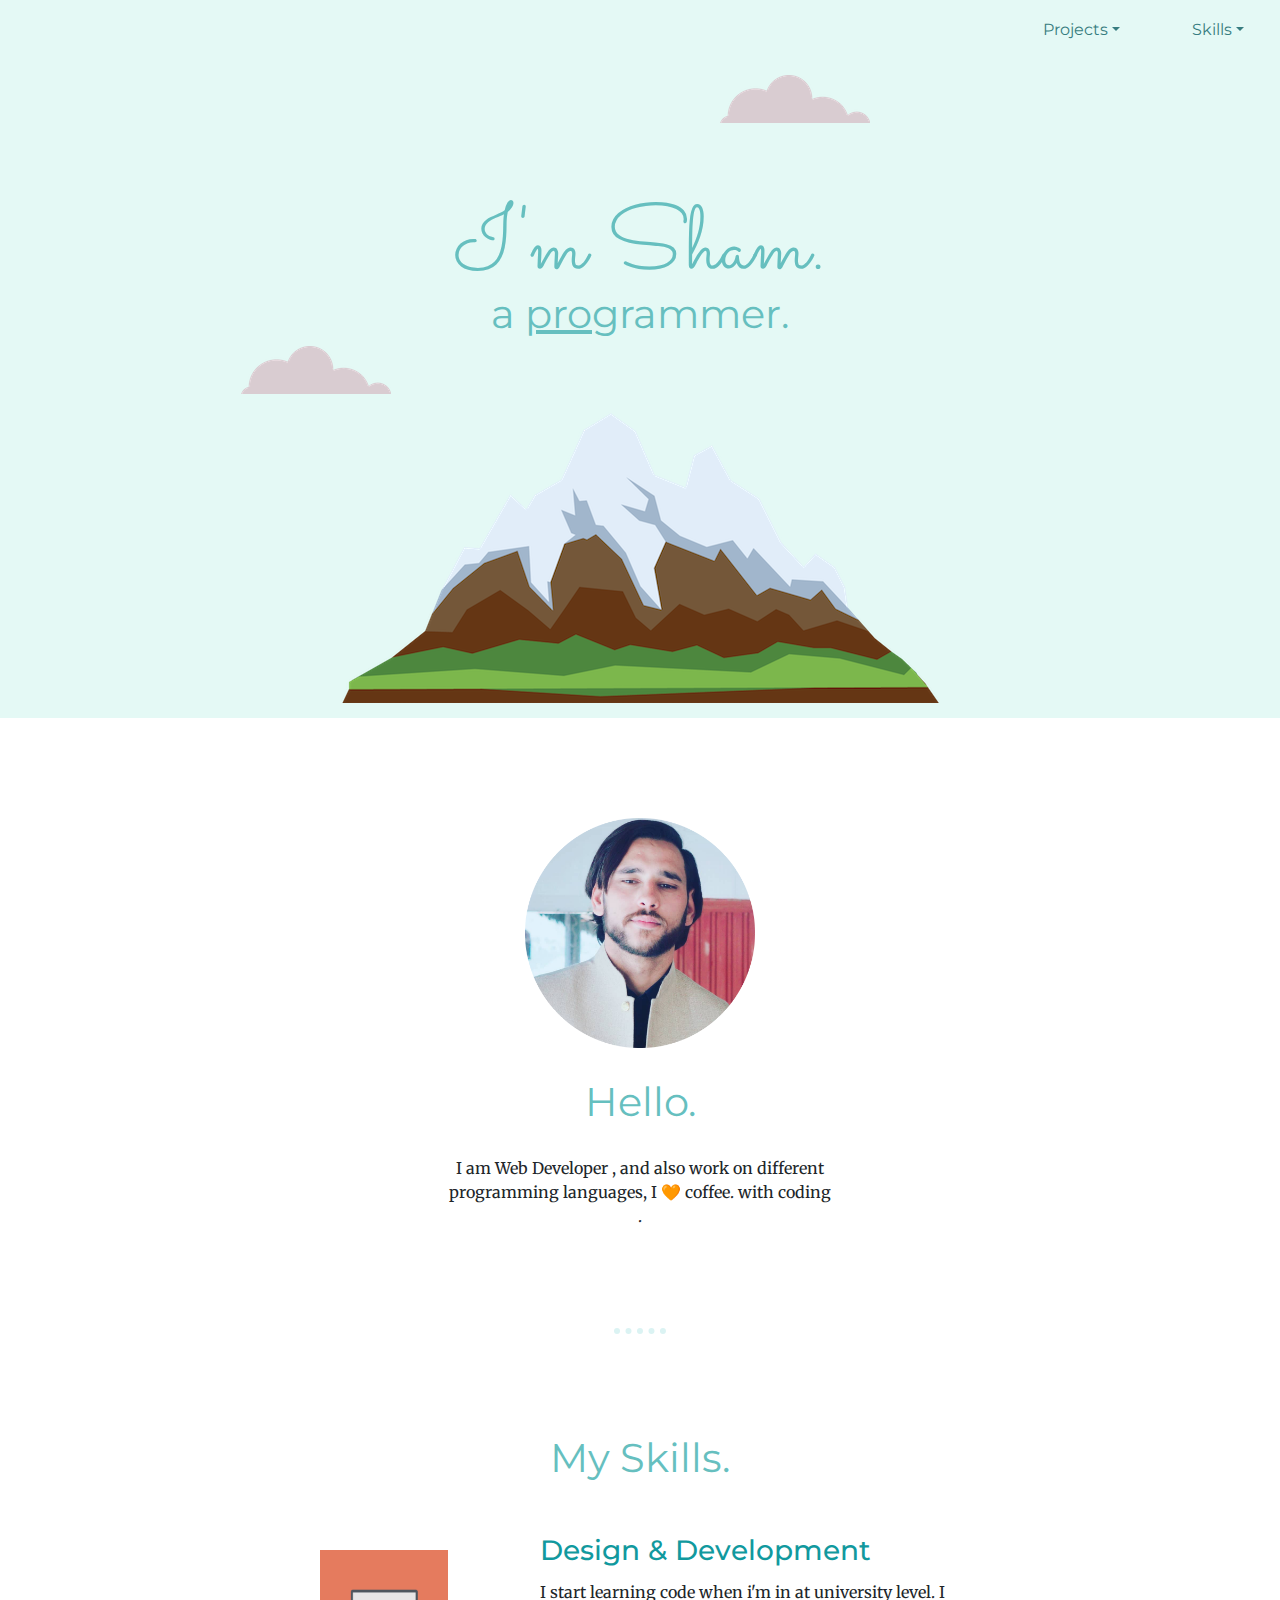
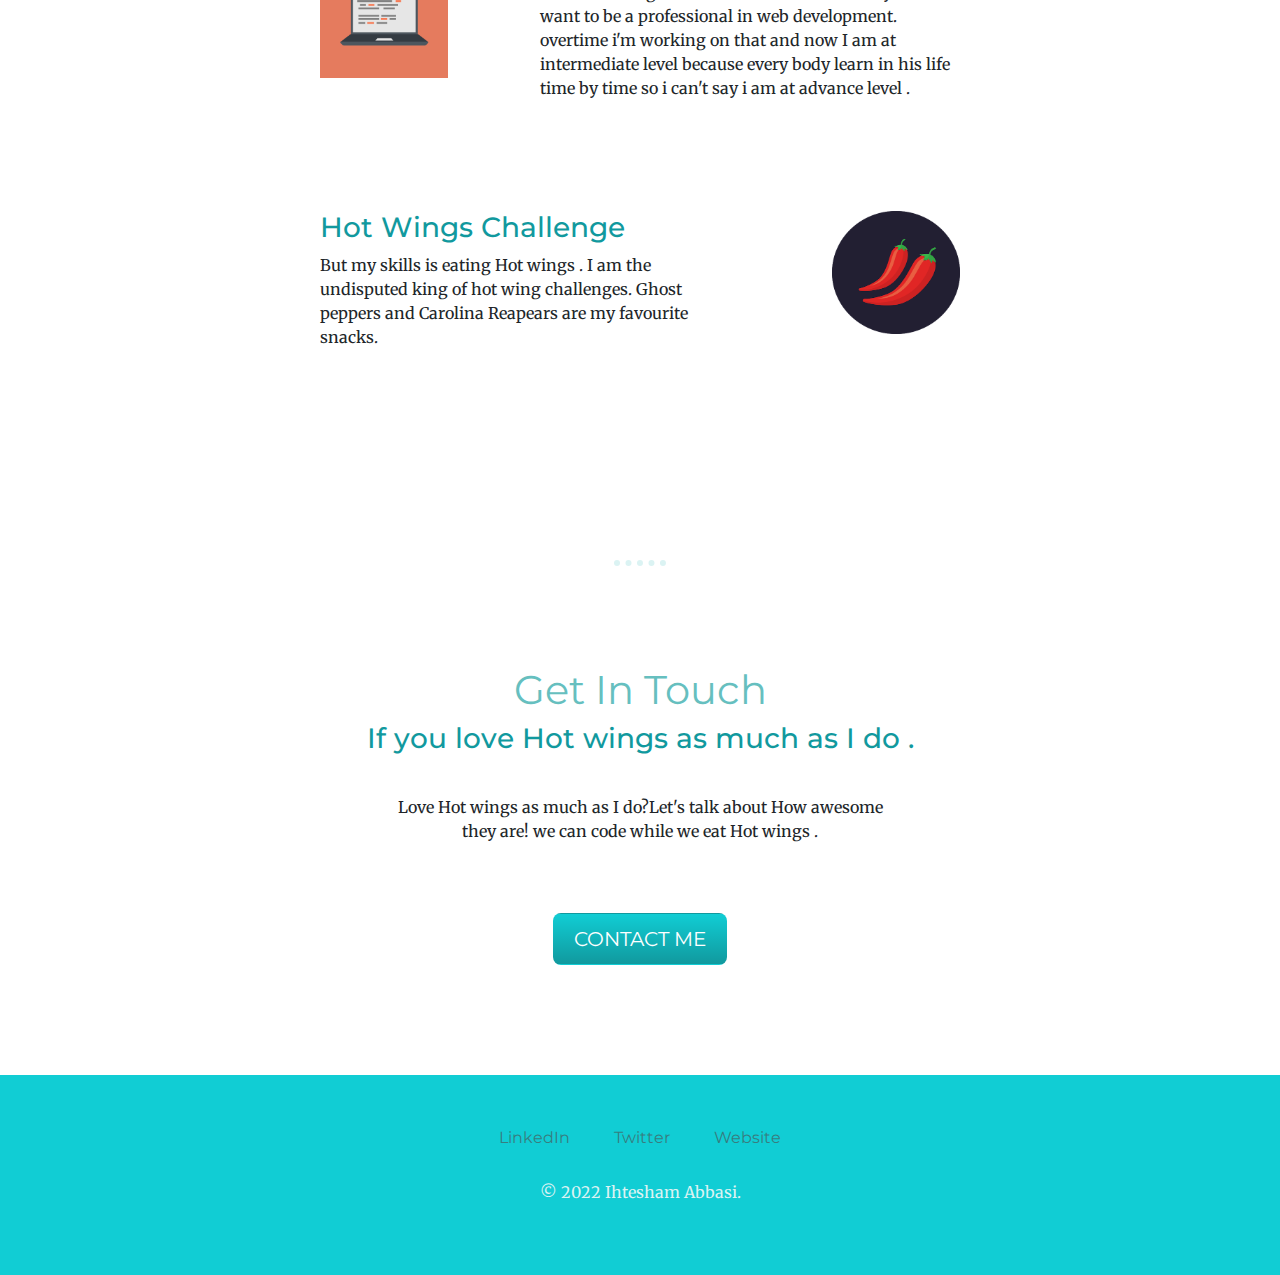
<file: index.html>
<html lang="en">
<head>
    <meta charset="UTF-8">
    <meta http-equiv="X-UA-Compatible" content="IE=edge">
    <meta name="viewport" content="width=device-width, initial-scale=1.0">
    <link rel="stylesheet" href="https://cdn.jsdelivr.net/npm/bootstrap@4.0.0/dist/css/bootstrap.min.css" integrity="sha384-Gn5384xqQ1aoWXA+058RXPxPg6fy4IWvTNh0E263XmFcJlSAwiGgFAW/dAiS6JXm" crossorigin="anonymous">
    <link rel="stylesheet" href="style.css">
    <script src="https://code.jquery.com/jquery-3.2.1.slim.min.js" integrity="sha384-KJ3o2DKtIkvYIK3UENzmM7KCkRr/rE9/Qpg6aAZGJwFDMVNA/GpGFF93hXpG5KkN" crossorigin="anonymous"></script>
    <script src="https://cdn.jsdelivr.net/npm/popper.js@1.12.9/dist/umd/popper.min.js" integrity="sha384-ApNbgh9B+Y1QKtv3Rn7W3mgPxhU9K/ScQsAP7hUibX39j7fakFPskvXusvfa0b4Q" crossorigin="anonymous"></script>
    <script src="https://cdn.jsdelivr.net/npm/bootstrap@4.0.0/dist/js/bootstrap.min.js" integrity="sha384-JZR6Spejh4U02d8jOt6vLEHfe/JQGiRRSQQxSfFWpi1MquVdAyjUar5+76PVCmYl" crossorigin="anonymous"></script>
    <link href="https://fonts.googleapis.com/css2?family=Merriweather&family=Montserrat:wght@500&family=Sacramento&display=swap" rel="stylesheet">
    <title>sham</title>
</head>
<body>
  <div class=".container">
<div class=" top-top"> 
  <ul class="nav justify-content-end">
    <li class="nav-item">
      <div class="dropdown show">
      <a class="nav-link  dropdown-toggle" href="#" role="button" id="dropdownMenuLink" data-toggle="dropdown" aria-haspopup="true" aria-expanded="false" href="#">Projects</a>
      <div class="dropdown-menu" aria-labelledby="dropdownMenuLink">
        <a class="dropdown-header" href="Dice/Dice.html">Dice Game</a>
        <a class="dropdown-header" href="Drum/Drum.html">Drum kit</a>
        <a class="dropdown-header" href="Login/login.html">Login Page</a>
        <a class="dropdown-header" href="TinDog/Tindog.html">Tin-Dog</a>
      </div>
      </div>
    </li>
    <li class="nav-item">
      <div class="dropdown show">
        <a class="nav-link  dropdown-toggle" href="#" role="button" id="dropdownMenuLink" data-toggle="dropdown" aria-haspopup="true" aria-expanded="false" href="#">Skills</a>
        <div class="dropdown-menu" aria-labelledby="dropdownMenuLink">
          <a class="dropdown-header" href="#">HTML</a>
          <a class="dropdown-header" href="#">CSS</a>
          <a class="dropdown-header" href="#">JavaScript</a>
          <a class="dropdown-header" href="#">Bootstraps</a>
          <a class="dropdown-header" href="#">Dom</a>
          <a class="dropdown-header" href="#">jQuery</a>
          <a class="dropdown-header" href="#">NodeJs</a>
          <a class="dropdown-header" href="#">Express frame-work</a>
          <a class="dropdown-header" href="#">APIs</a>
          <a class="dropdown-header" href="#">Eembeded JavaScript</a>
        </div>
        </div>
    </li>
  </ul>
  </div>
    <div class="container-1">
        <img class="top-cloud" src="images/cloud.png" alt="">
        <h1>I'm Sham.</h1>
        <h2>a <span>pro</span>grammer.</h2>

        <img class="bottom-cloud" src="images/cloud.png" alt="">
        <img class="mountain" src="images/mountain.png" alt="">

    </div>

    <div class="container-2">
        <div class="profile">
            <img class="pro" src="images/sham.png" alt="" width="230" height="230">
            <h2 class="hi">Hello.</h2>
            <p class="intro">I am Web Developer , and also work on different programming languages, I 🧡 coffee. with coding .</p>
          </div>
          <hr>
            
          <div class="skills">
            <h2 class="skil">My Skills.</h2>
            <div class="skill-row">
              <img class="computer" src="images/computer.png" alt="computer-image">
              <h3 class="design">Design & Development</h3>
              <p class="para1">I start learning code when i'm in at university level. I want to be a professional in web development. overtime i'm working on that and now I am at intermediate level because every body learn in his life time by time so i can't say i am at advance level .</p>
            </div>
            </div>
            
        
            <div class="skill-row">
              <img class="chilli" src="images/chillies.png" alt="chilli-image">
              <h3 class="design2">Hot Wings Challenge</h3>
              <p class="para2">But my skills is eating Hot wings . I am the undisputed king of hot wing challenges. Ghost peppers and Carolina Reapears are my favourite snacks.</p>
            </div>
         
        
          <hr>
          <div class="contact-me">
            <h2>Get In Touch</h2>
            <h3>If you love Hot wings as much as I do .</h3>
            <p class="botom">Love Hot wings as much as I do?Let's talk about How awesome they are! we can code while we eat Hot wings .</p>
            <a class="btn" href="mailto:aahteshamabbasi895@gmail.com">CONTACT ME</a> 
          </div>
    
    
    </div>
    <div class="container-3">
        <a class="footer-link" href="https://www.linkedin.com/">LinkedIn</a>
        <a class="footer-link" href="https://twitter.com/">Twitter</a>
        <a class="footer-link" href="https://www.appbrewery.co/">Website</a>
        <p class="sha">© 2022 Ihtesham Abbasi.</p>
    </div> 


    </div>
</body>
</html>
</file>
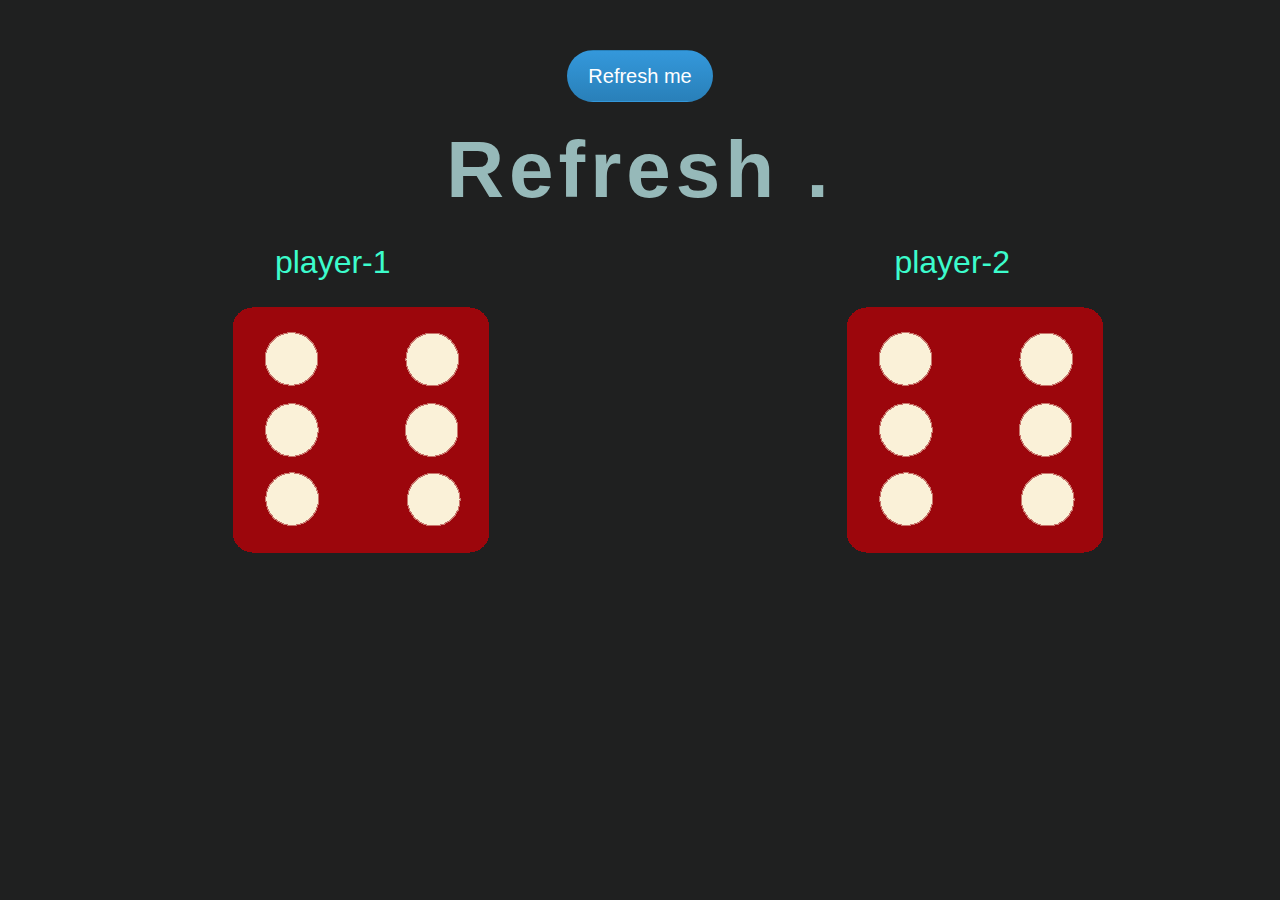
<file: Dice/Dice.html>
<html lang="en">
<head>
    <meta charset="UTF-8">
    <meta http-equiv="X-UA-Compatible" content="IE=edge">
    <meta name="viewport" content="width=device-width, initial-scale=1.0">
    <link rel="stylesheet" href="https://cdn.jsdelivr.net/npm/bootstrap@4.0.0/dist/css/bootstrap.min.css" integrity="sha384-Gn5384xqQ1aoWXA+058RXPxPg6fy4IWvTNh0E263XmFcJlSAwiGgFAW/dAiS6JXm" crossorigin="anonymous">
    <link rel="stylesheet" href="style.css">
    <title>Dice Game</title>
</head>
<body>
    
  <div class="heading">
     
    <button class="btn btn-lg" onclick="Refresh()">Refresh me</button>
    <h1>Refresh .</h1>

  </div>

<div class="b1">
    <p class="p1">player-1</p>
    <img class="img1" src="images/dice6.png" alt="">
</div>

<div class="b2">
    <p class="p2">player-2</p>
    <img class="img2" src="images/dice6.png" alt="">
</div>


<script src="index.js"></script>
</body>
</html>
</file>
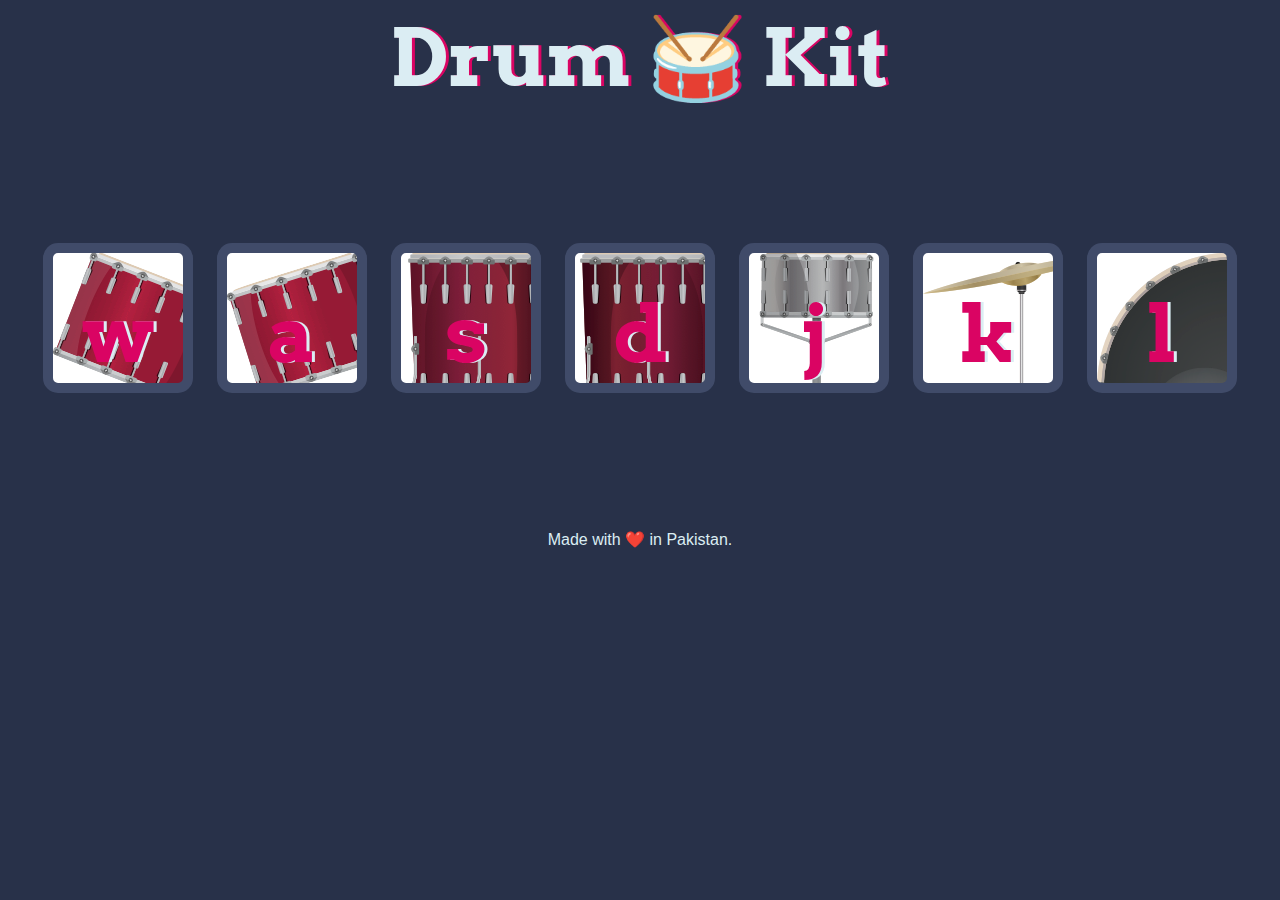
<file: Drum/Drum.html>
<html lang="en">
<head>
  <meta charset="UTF-8">
  <meta http-equiv="X-UA-Compatible" content="IE=edge">
  <meta name="viewport" content="width=device-width, initial-scale=1.0">
  <title>Drum Kit</title>
  <link rel="stylesheet" href="styles.css">
  <link href="https://fonts.googleapis.com/css?family=Arvo" rel="stylesheet">
  </head>
  <body>
    <h1 id="title">Drum 🥁 Kit</h1>
    <div class="set">
      <button class="w drum">w</button>
      <button class="a drum">a</button>
      <button class="s drum">s</button>
      <button class="d drum">d</button>
      <button class="j drum">j</button>
      <button class="k drum">k</button>
      <button class="l drum">l</button>
    </div>
  
  
    
    <footer>
      Made with ❤️ in Pakistan.
    </footer>
    <script src="index.js" charset="utf-8"></script>
  </body>
  </html>
  




</body>
</html>
</file>
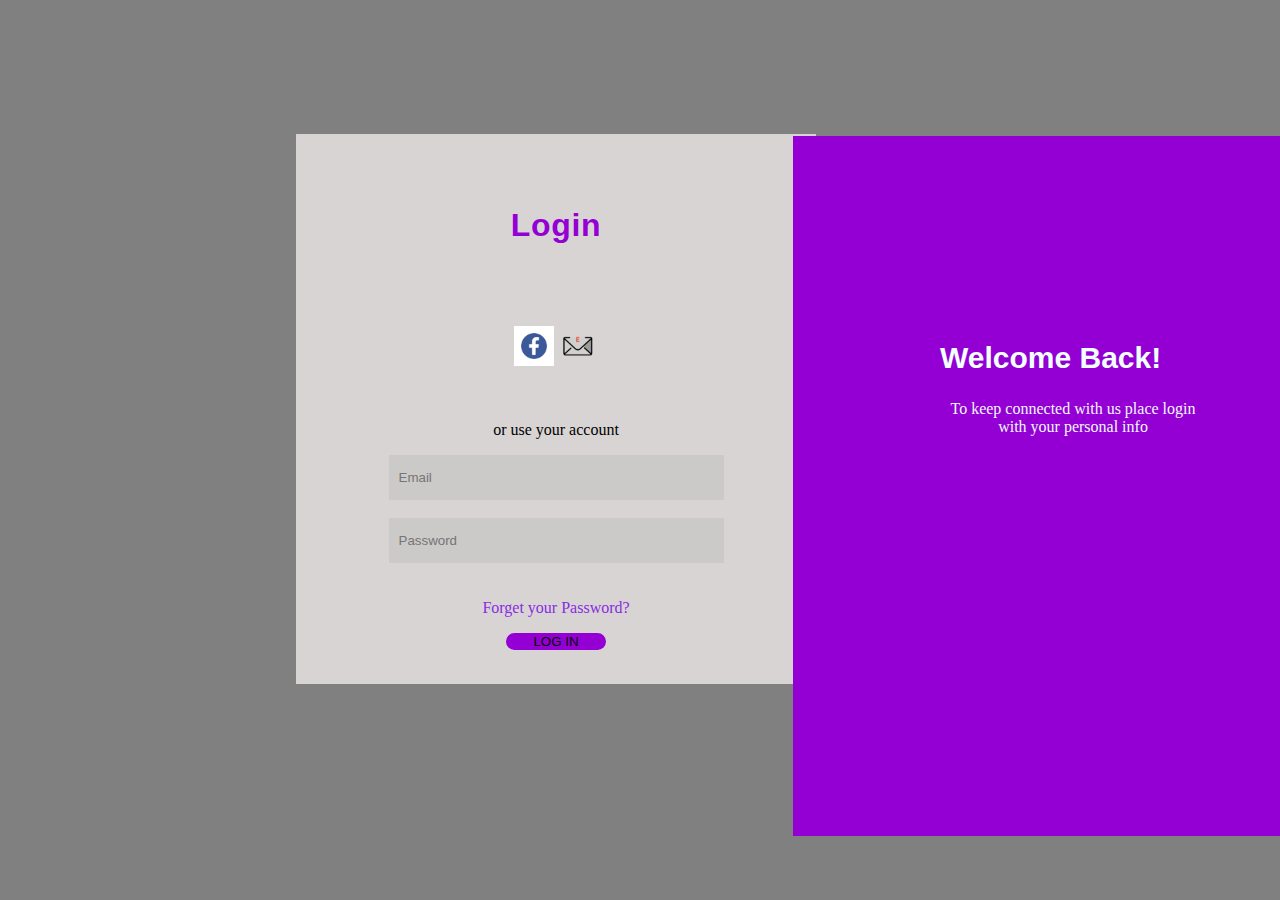
<file: Login/login.html>
<html lang="en">

<head>
    <meta charset="UTF-8">
    <meta http-equiv="X-UA-Compatible" content="IE=edge">
    <meta name="viewport" content="width=device-width, initial-scale=1.0">
    <title>Login Page</title>
    <link rel="stylesheet" href="log.css">
    <link rel="stylesheet" href="https://cdn.jsdelivr.net/npm/bootstrap@5.1.3/dist/css/bootstrap.min.css"
        integrity="sha384-1BmE4kWBq78iYhFldvKuhfTAU6auU8tT94WrHftjDbrCEXSU1oBoqyl2QvZ6jIW3" crossorigin="anonymous">
       
</head>

<body  style="background-color: gray;">

    <div id="sham">
        <h4 id="l" style="font-size: 2rem; ">Login</h4>


        <div class="image">

            <img src="download.png" alt="facebook" width="40px" height="40px">
            <img src="e-mail_1f4e7.png" alt="mail" width="40px" height="40px">

        </div>

        <p>or use your account</p>


        <div class="log">


            <input id="m" type="Email" placeholder="Email"><br><br>
            <input id="v" type="Password" placeholder="Password"><br>



            <p id="user">Forget your Password?</p>
            <button id="b" type="button" class="btn btn-primary">LOG IN</button>

        </div>
        <br>
        <br>
    </div>

    <div class="title">
        <h1 id="head">Welcome Back!</h1>
        <p> To keep connected with us place login <br> with your personal info </p>
        <br>
        <br>
        <br>

        <br>
        <br>
    </div>


</body>

</html>
</file>
<file: style.css>
body{
    margin: 0;
    text-align: center;
    font-family: 'Merriweather', serif;
}

@media only screen and (min-width:568px){

span{
    text-decoration: underline;
}
.dropdown-header{
    color: #66BFBF;
}
.dropdown-menu{
    background-color: #E4F9F5;
}

a:hover{
    color: #dfadd8;
}

h1{
    margin-top: 0;
    margin-bottom: -50;
    font-size: 90px;
    font-family: 'Sacramento', cursive;
    color: #66BFBF;
    line-height: 2;
}

h2{
    font-family: 'Montserrat', sans-serif;
    font-size: 2.5rem;
    color: #66BFBF;
    font-weight: normal;
}
.pro{
    margin-bottom: 30px;
}
.hi{
    margin-bottom: 30px;
}
h3{

    font-family: 'Montserrat', sans-serif;
    color: #11999E;
}

.top-top{
    background-color: #E4F9F5;
}

.container-1{
    padding-top: 100px;
    background-color: #E4F9F5;
    padding-bottom: 15;
    
}

.top-cloud{

    position:absolute;
    top: 75;
    right: 410;
    
}
.bottom-cloud{
    position: absolute;
    margin-left: -100px;
}

.skill-row{
    width: 50%;
    margin: auto;
    text-align: left;
    padding-bottom: 95;
}
.computer{
    width: 20%;
    float: left;

    
}
.para1{
    margin-left: 220px;
    padding-top: 30;

}
.design{
    margin-left:220px ;
    position: absolute;
    margin-top: -16;
}

.chilli{
    width: 20%;
    float: right;
}
.para2{
    margin-right: 230px;
}
.design2{
    margin-right: 230px;
}

.skil{
    padding-bottom: 60px;
}


.btn {
    background: #11cdd4;
    background-image: -webkit-linear-gradient(top, #11cdd4, #11999e);
    background-image: -moz-linear-gradient(top, #11cdd4, #11999e);
    background-image: -ms-linear-gradient(top, #11cdd4, #11999e);
    background-image: -o-linear-gradient(top, #11cdd4, #11999e);
    background-image: linear-gradient(to bottom, #11cdd4, #11999e);
    -webkit-border-radius: 8;
    -moz-border-radius: 8;
    border-radius: 8px;
    font-family: 'Montserrat', sans-serif;
    color: #ffffff;
    font-size: 20px;
    padding: 10px 20px 10px 20px;
    text-decoration: none;
  }
  
  .btn:hover {
    background: #30e3cb;
    background-image: -webkit-linear-gradient(top, #30e3cb, #2bc4ad);
    background-image: -moz-linear-gradient(top, #30e3cb, #2bc4ad);
    background-image: -ms-linear-gradient(top, #30e3cb, #2bc4ad);
    background-image: -o-linear-gradient(top, #30e3cb, #2bc4ad);
    background-image: linear-gradient(to bottom, #30e3cb, #2bc4ad);
    text-decoration: none;
  }

  .botom{

   margin: 40px auto 60px ;
    width: 40%;
  }

.container-2{
    margin: 100px 0;
}
.container-3{
    padding: 50px 0 20px;
    margin-top: 100px;
    background-color: #11cdd4;
    height: 200;
 
}

a{
    font-family: 'Montserrat', sans-serif;
    color: #377d80;
    margin: 10px 20px;
}

.sha{
    margin-top: 30px;
    color:#dbf3f3
}

hr{
    border-top: dotted #dbf3f3 6px;
    border-bottom: none;
    width: 4%;
    margin: 100px auto;
}

.intro{
    width: 30%;
    margin:auto ;
}
}
</file>
<file: Dice/style.css>
body{
    background-color: rgb(31, 32, 32);
    text-align: center;
}

h1 {
    margin: 20px 10px;
    font-family: Impact, Haettenschweiler, 'Arial Narrow Bold', sans-serif;
    color: rgb(150, 185, 185);
    letter-spacing: 5px;
    font-size: 5rem;
    font-weight: bold;

}

.btn {
     margin-top: 50px;
    background: #3498db;
    background-image: -webkit-linear-gradient(top, #3498db, #2980b9);
    background-image: -moz-linear-gradient(top, #3498db, #2980b9);
    background-image: -ms-linear-gradient(top, #3498db, #2980b9);
    background-image: -o-linear-gradient(top, #3498db, #2980b9);
    background-image: linear-gradient(to bottom, #3498db, #2980b9);
    -webkit-border-radius: 28;
    -moz-border-radius: 28;
    border-radius: 28px;
    font-family: Arial;
    color: #ffffff;
    font-size: 20px;
    padding: 10px 20px 10px 20px;
    text-decoration: none;
  }
  
  .btn:hover {
    background: #3cfccc;
    background-image: -webkit-linear-gradient(top, #3cfccc, #55d934);
    background-image: -moz-linear-gradient(top, #3cfccc, #55d934);
    background-image: -ms-linear-gradient(top, #3cfccc, #55d934);
    background-image: -o-linear-gradient(top, #3cfccc, #55d934);
    background-image: linear-gradient(to bottom, #3cfccc, #55d934);
    text-decoration: none;
  }

 .b1{
    width: 200px;
    display: inline-block;
    color: #3cfccc;
    margin-right: 400px;
    font-family: Impact, Haettenschweiler, 'Arial Narrow Bold', sans-serif;
    font-size: 2rem;
 }

 .b2{
    
    width: 200px;
    display: inline-block;
    color: #3cfccc;
    font-family: Impact, Haettenschweiler, 'Arial Narrow Bold', sans-serif;
    font-size: 2rem;
    margin-left: 10px;
 }

 .p2{
    margin-left: 10px;
 }
</file>
<file: Drum/styles.css>
body {
  text-align: center;
  background-color: #283149;
}

h1 {
  font-size: 5rem;
  color: #DBEDF3;
  font-family: "Arvo", cursive;
  text-shadow: 3px 0 #DA0463;

}

footer {
  color: #DBEDF3;
  font-family: sans-serif;
}

.w {
  background-image: url("images/tom1.png");
}

.a {
  background-image: url("images/tom2.png");
}

.s {
  background-image: url("images/tom3.png");
}

.d {
  background-image: url("images/tom4.png");
}

.j {
  background-image: url("images/snare.png");
}

.k {
  background-image: url("images/crash.png");
}

.l {
  background-image: url("images/kick.png");
}

.set {
  margin: 10% auto;
}

.pressed {
  box-shadow: 0 3px 4px 0 #DBEDF3;
  opacity: 0.5;
}

.red {
  color: red;
}

.drum {
  outline: none;
  border: 10px solid #404B69;
  font-size: 5rem;
  font-family: 'Arvo', cursive;
  line-height: 2;
  font-weight: 900;
  color: #DA0463;
  text-shadow: 3px 0 #DBEDF3;
  border-radius: 15px;
  display: inline-block;
  width: 150px;
  height: 150px;
  text-align: center;
  margin: 10px;
  background-color: white;
}
</file>
<file: Login/log.css>
#sham{
    padding-top: 30px;
    width:  520px;
    height: 520px;
    margin-top: 10%;
    margin-left: 288px;
    border: 1px;
    float: left;
    background-color:rgb(216, 212, 212);

    
}

#l {
    
    padding-bottom: 30px;
    text-align: center;
    color: #9400d3;
    font-style: bold;
    font-size: small;
    font-family: Impact, Haettenschweiler, 'Arial Narrow Bold', sans-serif;
    letter-spacing: 0.7px;

    
    
}

.image{
     padding-top: 10px;
     padding-bottom: 30px;
    text-align: center;
    color: blueviolet;
}

p{
    padding-top: 5px;
    text-align: center;
}

.log{
    
    text-align: center;
}
#m , #v{
    border: 0px;
    background-color: rgb(204, 201, 201);
    height: 45px;
    width: 335px;
    padding-left: 10px;
    
}

#user{
    padding-top: 20px;
    color: blueviolet;
} 


.title{
    background-color: #9400d3;
    color: aliceblue;
    margin-top: 10%;
    margin-left: 785px;
    width: 520px;
    height: 520px;
    padding-top: 180px;
    padding-right: 20px;
    padding-left: 20px;
    float: right;
    position: absolute;
    

}
#head{
    padding-left: 127px;
    padding-top: 5px;
    padding-bottom: 0px;
    color: azure;
    font-family:Impact, Haettenschweiler, 'Arial Narrow Bold', sans-serif;
    font-size: 30px;
    word-spacing: normal;

}

#b{
    background-color: #9400d3;
    border-radius: 50px;
    width: 100px;
    border: 0px;
}
</file>
